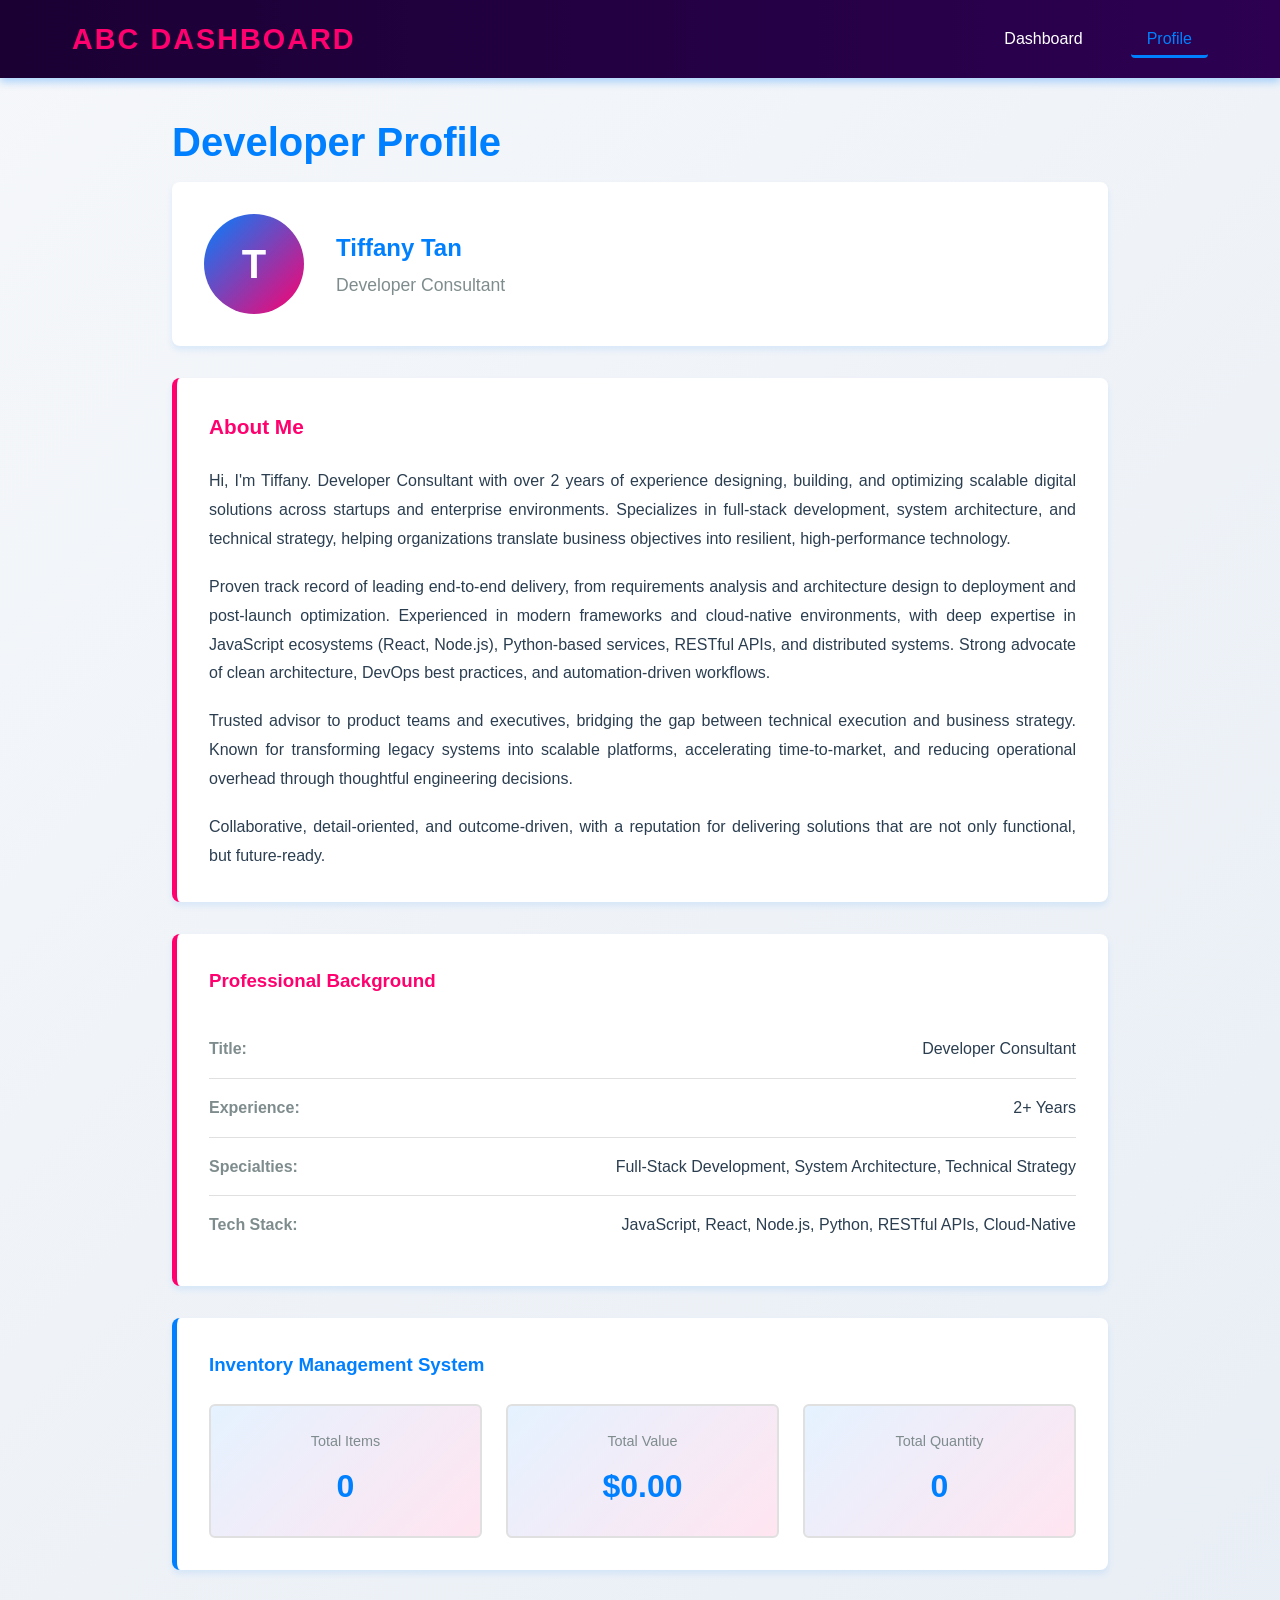
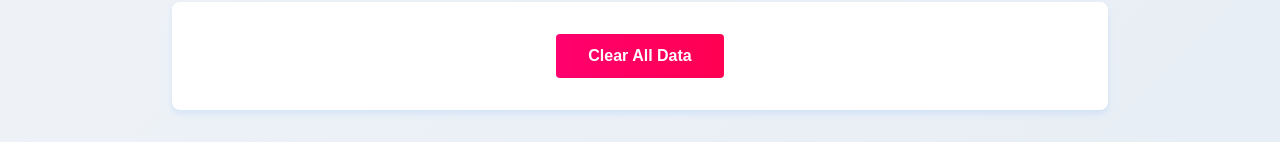
<file: ABC_Dashboard_Tiffany Tan/about.html>
<!DOCTYPE html>
<html lang="en">
<head>
    <meta charset="UTF-8">
    <meta name="viewport" content="width=device-width, initial-scale=1.0">
    <title>Profile - ABC Dashboard</title>
    <link rel="stylesheet" href="styles.css">
</head>
<body>
    <!-- Navigation Menu Bar -->
    <nav class="navbar">
        <div class="nav-container">
            <div class="nav-logo">
                <span class="logo-text">ABC Dashboard</span>
            </div>
            <ul class="nav-menu">
                <li class="nav-item">
                    <a href="index.html" class="nav-link">Dashboard</a>
                </li>
                <li class="nav-item">
                    <a href="about.html" class="nav-link active">Profile</a>
                </li>
            </ul>
        </div>
    </nav>

    <!-- Main Content -->
    <div class="container">
        <section class="profile">
            <h1>Developer Profile</h1>
            
            <!-- Profile Information -->
            <div class="profile-card">
                <div class="profile-header">
                    <div class="profile-avatar">T</div>
                    <div class="profile-info">
                        <h2 id="userName">Tiffany Tan</h2>
                        <p id="userRole">Developer Consultant</p>
                    </div>
                </div>
            </div>

            <!-- Bio Section -->
            <div class="bio-section">
                <h3>About Me</h3>
                <div class="bio-content">
                    <p>
                        Hi, I'm Tiffany. Developer Consultant with over 2 years of experience designing, building, and optimizing scalable digital solutions across startups and enterprise environments. Specializes in full-stack development, system architecture, and technical strategy, helping organizations translate business objectives into resilient, high-performance technology.
                    </p>
                    
                    <p>
                        Proven track record of leading end-to-end delivery, from requirements analysis and architecture design to deployment and post-launch optimization. Experienced in modern frameworks and cloud-native environments, with deep expertise in JavaScript ecosystems (React, Node.js), Python-based services, RESTful APIs, and distributed systems. Strong advocate of clean architecture, DevOps best practices, and automation-driven workflows.
                    </p>
                    
                    <p>
                        Trusted advisor to product teams and executives, bridging the gap between technical execution and business strategy. Known for transforming legacy systems into scalable platforms, accelerating time-to-market, and reducing operational overhead through thoughtful engineering decisions.
                    </p>
                    
                    <p>
                        Collaborative, detail-oriented, and outcome-driven, with a reputation for delivering solutions that are not only functional, but future-ready.
                    </p>
                </div>
            </div>

            <!-- Profile Details -->
            <div class="profile-details">
                <h3>Professional Background</h3>
                <div class="detail-item">
                    <label>Title:</label>
                    <span id="userTitle">Developer Consultant</span>
                </div>
                <div class="detail-item">
                    <label>Experience:</label>
                    <span id="userExp">2+ Years</span>
                </div>
                <div class="detail-item">
                    <label>Specialties:</label>
                    <span id="userSpec">Full-Stack Development, System Architecture, Technical Strategy</span>
                </div>
                <div class="detail-item">
                    <label>Tech Stack:</label>
                    <span id="userTech">JavaScript, React, Node.js, Python, RESTful APIs, Cloud-Native</span>
                </div>
            </div>

            <!-- Inventory Summary -->
            <div class="summary-section">
                <h3>Inventory Management System</h3>
                <div class="stats-grid">
                    <div class="stat-card">
                        <p class="stat-label">Total Items</p>
                        <p class="stat-value" id="totalItems">0</p>
                    </div>
                    <div class="stat-card">
                        <p class="stat-label">Total Value</p>
                        <p class="stat-value" id="totalValue">$0.00</p>
                    </div>
                    <div class="stat-card">
                        <p class="stat-label">Total Quantity</p>
                        <p class="stat-value" id="totalQty">0</p>
                    </div>
                </div>
            </div>

            <!-- Clear Data Button -->
            <div class="action-section">
                <button id="clearDataBtn" class="btn-danger">Clear All Data</button>
            </div>
        </section>
    </div>

    <script src="script.js"></script>
</body>
</html>
</file>
<file: ABC_Dashboard_Tiffany Tan/styles.css>
/* Electric Blue & Pink Theme */
:root {
    --electric-blue: #0080ff;
    --bright-pink: #ff006e;
    --dark-purple: #1a0033;
    --light-bg: #f5f7fa;
    --card-bg: #ffffff;
    --text-dark: #2b3e50;
    --text-light: #7f8c8d;
    --border-color: #e0e0e0;
    --shadow: 0 4px 6px rgba(0, 128, 255, 0.1);
    --shadow-hover: 0 8px 12px rgba(0, 128, 255, 0.2);
}

* {
    margin: 0;
    padding: 0;
    box-sizing: border-box;
}

body {
    font-family: 'Segoe UI', Tahoma, Geneva, Verdana, sans-serif;
    background: linear-gradient(135deg, #f5f7fa 0%, #e8eef5 100%);
    color: var(--text-dark);
    line-height: 1.6;
}

/* Navigation Bar */
.navbar {
    background: linear-gradient(90deg, var(--dark-purple) 0%, #2d0052 100%);
    padding: 0;
    box-shadow: 0 4px 8px rgba(0, 128, 255, 0.3);
    position: sticky;
    top: 0;
    z-index: 100;
}

.nav-container {
    display: flex;
    justify-content: space-between;
    align-items: center;
    max-width: 1200px;
    margin: 0 auto;
    padding: 1rem 2rem;
}

.nav-logo {
    display: flex;
    align-items: center;
}

.logo-text {
    color: var(--bright-pink);
    font-size: 1.8rem;
    font-weight: bold;
    text-transform: uppercase;
    letter-spacing: 2px;
}

.nav-menu {
    display: flex;
    list-style: none;
    gap: 2rem;
}

.nav-item {
    position: relative;
}

.nav-link {
    color: #ffffff;
    text-decoration: none;
    font-weight: 500;
    transition: all 0.3s ease;
    padding: 0.5rem 1rem;
    border-radius: 4px;
}

.nav-link:hover {
    color: var(--bright-pink);
    background: rgba(255, 0, 110, 0.1);
}

.nav-link.active {
    color: var(--electric-blue);
    border-bottom: 3px solid var(--electric-blue);
}

/* Container */
.container {
    max-width: 1000px;
    margin: 2rem auto;
    padding: 0 2rem;
}

/* Dashboard Section */
.dashboard h1,
.profile h1 {
    color: var(--electric-blue);
    margin-bottom: 0.5rem;
    font-size: 2.5rem;
}

.dashboard > p,
.profile > p {
    color: var(--text-light);
    margin-bottom: 2rem;
    font-size: 1.1rem;
}

/* Form Section */
.form-section {
    background: var(--card-bg);
    padding: 2rem;
    border-radius: 8px;
    box-shadow: var(--shadow);
    margin-bottom: 2rem;
    border-left: 5px solid var(--electric-blue);
}

.form-section h2 {
    color: var(--electric-blue);
    margin-bottom: 1.5rem;
}

.form-group {
    margin-bottom: 1.5rem;
}

.form-group label {
    display: block;
    margin-bottom: 0.5rem;
    color: var(--text-dark);
    font-weight: 600;
}

.form-group input {
    width: 100%;
    padding: 0.8rem;
    border: 2px solid var(--border-color);
    border-radius: 4px;
    font-size: 1rem;
    transition: all 0.3s ease;
}

.form-group input:focus {
    outline: none;
    border-color: var(--electric-blue);
    box-shadow: 0 0 0 3px rgba(0, 128, 255, 0.1);
}

/* Buttons */
.btn-primary {
    background: linear-gradient(90deg, var(--electric-blue), #0066cc);
    color: white;
    padding: 0.8rem 2rem;
    border: none;
    border-radius: 4px;
    font-size: 1rem;
    font-weight: 600;
    cursor: pointer;
    transition: all 0.3s ease;
    width: 100%;
}

.btn-primary:hover {
    transform: translateY(-2px);
    box-shadow: 0 6px 12px rgba(0, 128, 255, 0.4);
}

.btn-primary:active {
    transform: translateY(0);
}

.btn-danger {
    background: linear-gradient(90deg, var(--bright-pink), #ff0052);
    color: white;
    padding: 0.8rem 2rem;
    border: none;
    border-radius: 4px;
    font-size: 1rem;
    font-weight: 600;
    cursor: pointer;
    transition: all 0.3s ease;
}

.btn-danger:hover {
    transform: translateY(-2px);
    box-shadow: 0 6px 12px rgba(255, 0, 110, 0.4);
}

.btn-delete {
    background: var(--bright-pink);
    color: white;
    padding: 0.5rem 1rem;
    border: none;
    border-radius: 4px;
    font-size: 0.9rem;
    cursor: pointer;
    transition: all 0.3s ease;
}

.btn-delete:hover {
    background: #ff0052;
    transform: scale(1.05);
}

/* Inventory Section */
.inventory-section {
    background: var(--card-bg);
    padding: 2rem;
    border-radius: 8px;
    box-shadow: var(--shadow);
    border-left: 5px solid var(--bright-pink);
}

.section-header {
    display: flex;
    justify-content: space-between;
    align-items: center;
    margin-bottom: 1.5rem;
}

.section-header h2 {
    color: var(--bright-pink);
    margin: 0;
}

.section-header .btn-danger {
    width: auto;
    padding: 0.6rem 1.5rem;
    font-size: 0.95rem;
}

/* Chart Section */
.chart-section {
    background: var(--card-bg);
    padding: 2rem;
    border-radius: 8px;
    box-shadow: var(--shadow);
    margin-bottom: 2rem;
    border-left: 5px solid var(--electric-blue);
}

.chart-section h2 {
    color: var(--electric-blue);
    margin-bottom: 1.5rem;
}

.chart-container {
    position: relative;
    height: 400px;
    width: 100%;
    margin-bottom: 1rem;
}

.chart-container canvas {
    max-height: 400px;
}

.inventory-list {
    display: grid;
    gap: 1rem;
}

.inventory-item {
    background: linear-gradient(135deg, rgba(0, 128, 255, 0.05) 0%, rgba(255, 0, 110, 0.05) 100%);
    padding: 1.5rem;
    border-radius: 6px;
    border: 2px solid var(--border-color);
    transition: all 0.3s ease;
}

.inventory-item.low-stock {
    border-color: var(--bright-pink);
    background: linear-gradient(135deg, rgba(255, 0, 110, 0.1) 0%, rgba(255, 0, 110, 0.05) 100%);
}

.inventory-item:hover {
    border-color: var(--electric-blue);
    box-shadow: var(--shadow-hover);
    transform: translateY(-2px);
}

.inventory-item-header {
    display: flex;
    justify-content: space-between;
    align-items: center;
    margin-bottom: 1rem;
}

.item-name {
    font-size: 1.3rem;
    font-weight: 600;
    color: var(--electric-blue);
}

.inventory-item.low-stock .item-name::after {
    content: " ⚠️ LOW STOCK";
    color: var(--bright-pink);
    font-size: 0.9rem;
    margin-left: 0.5rem;
}

.item-details {
    display: grid;
    grid-template-columns: repeat(auto-fit, minmax(150px, 1fr));
    gap: 1rem;
}

.detail {
    background: white;
    padding: 1rem;
    border-radius: 4px;
}

.detail-label {
    color: var(--text-light);
    font-size: 0.9rem;
    margin-bottom: 0.3rem;
}

.detail-value {
    color: var(--text-dark);
    font-size: 1.2rem;
    font-weight: 600;
}

.empty-message {
    text-align: center;
    color: var(--text-light);
    padding: 2rem;
    font-size: 1.1rem;
}

/* Profile Section */
.profile-card {
    background: var(--card-bg);
    padding: 2rem;
    border-radius: 8px;
    box-shadow: var(--shadow);
    margin-bottom: 2rem;
}

.profile-header {
    display: flex;
    align-items: center;
    gap: 2rem;
}

.profile-avatar {
    width: 100px;
    height: 100px;
    border-radius: 50%;
    background: linear-gradient(135deg, var(--electric-blue), var(--bright-pink));
    display: flex;
    align-items: center;
    justify-content: center;
    font-size: 2.5rem;
    color: white;
    font-weight: bold;
}

.profile-info h2 {
    color: var(--electric-blue);
    margin-bottom: 0.2rem;
}

.profile-info p {
    color: var(--text-light);
    font-size: 1.1rem;
}

/* Bio Section */
.bio-section {
    background: var(--card-bg);
    padding: 2rem;
    border-radius: 8px;
    box-shadow: var(--shadow);
    margin-bottom: 2rem;
    border-left: 5px solid var(--bright-pink);
}

.bio-section h3 {
    color: var(--bright-pink);
    margin-bottom: 1.5rem;
    font-size: 1.3rem;
}

.bio-content {
    line-height: 1.8;
}

.bio-content p {
    color: var(--text-dark);
    margin-bottom: 1.2rem;
    text-align: justify;
    font-size: 1rem;
}

.bio-content p:last-child {
    margin-bottom: 0;
}

/* Profile Details */
.profile-details {
    background: var(--card-bg);
    padding: 2rem;
    border-radius: 8px;
    box-shadow: var(--shadow);
    margin-bottom: 2rem;
    border-left: 5px solid var(--bright-pink);
}

.profile-details h3 {
    color: var(--bright-pink);
    margin-bottom: 1.5rem;
}

.detail-item {
    padding: 1rem 0;
    border-bottom: 1px solid var(--border-color);
    display: flex;
    justify-content: space-between;
    align-items: center;
}

.detail-item:last-child {
    border-bottom: none;
}

.detail-item label {
    color: var(--text-light);
    font-weight: 600;
}

.detail-item span {
    color: var(--text-dark);
    font-weight: 500;
}

/* Summary Section */
.summary-section {
    background: var(--card-bg);
    padding: 2rem;
    border-radius: 8px;
    box-shadow: var(--shadow);
    margin-bottom: 2rem;
    border-left: 5px solid var(--electric-blue);
}

.summary-section h3 {
    color: var(--electric-blue);
    margin-bottom: 1.5rem;
}

.stats-grid {
    display: grid;
    grid-template-columns: repeat(auto-fit, minmax(200px, 1fr));
    gap: 1.5rem;
}

.stat-card {
    background: linear-gradient(135deg, rgba(0, 128, 255, 0.1) 0%, rgba(255, 0, 110, 0.1) 100%);
    padding: 1.5rem;
    border-radius: 6px;
    text-align: center;
    border: 2px solid var(--border-color);
    transition: all 0.3s ease;
}

.stat-card:hover {
    transform: translateY(-5px);
    box-shadow: var(--shadow-hover);
    border-color: var(--electric-blue);
}

.stat-label {
    color: var(--text-light);
    font-size: 0.9rem;
    margin-bottom: 0.5rem;
}

.stat-value {
    color: var(--electric-blue);
    font-size: 2rem;
    font-weight: bold;
}

/* Action Section */
.action-section {
    background: var(--card-bg);
    padding: 2rem;
    border-radius: 8px;
    box-shadow: var(--shadow);
    text-align: center;
}

/* Responsive Design */
@media (max-width: 768px) {
    .nav-container {
        padding: 1rem;
    }

    .nav-menu {
        gap: 1rem;
    }

    .logo-text {
        font-size: 1.3rem;
    }

    .dashboard h1,
    .profile h1 {
        font-size: 1.8rem;
    }

    .form-section,
    .inventory-section,
    .profile-details,
    .summary-section {
        padding: 1.5rem;
    }

    .profile-header {
        flex-direction: column;
        text-align: center;
    }

    .item-details {
        grid-template-columns: 1fr;
    }

    .inventory-item-header {
        flex-direction: column;
        align-items: flex-start;
    }
}

@media (max-width: 480px) {
    .container {
        padding: 0 1rem;
    }

    .nav-container {
        flex-direction: column;
        gap: 1rem;
    }

    .nav-menu {
        width: 100%;
        flex-wrap: wrap;
    }

    .nav-link {
        padding: 0.5rem;
    }

    .stats-grid {
        grid-template-columns: 1fr;
    }
}
</file>
